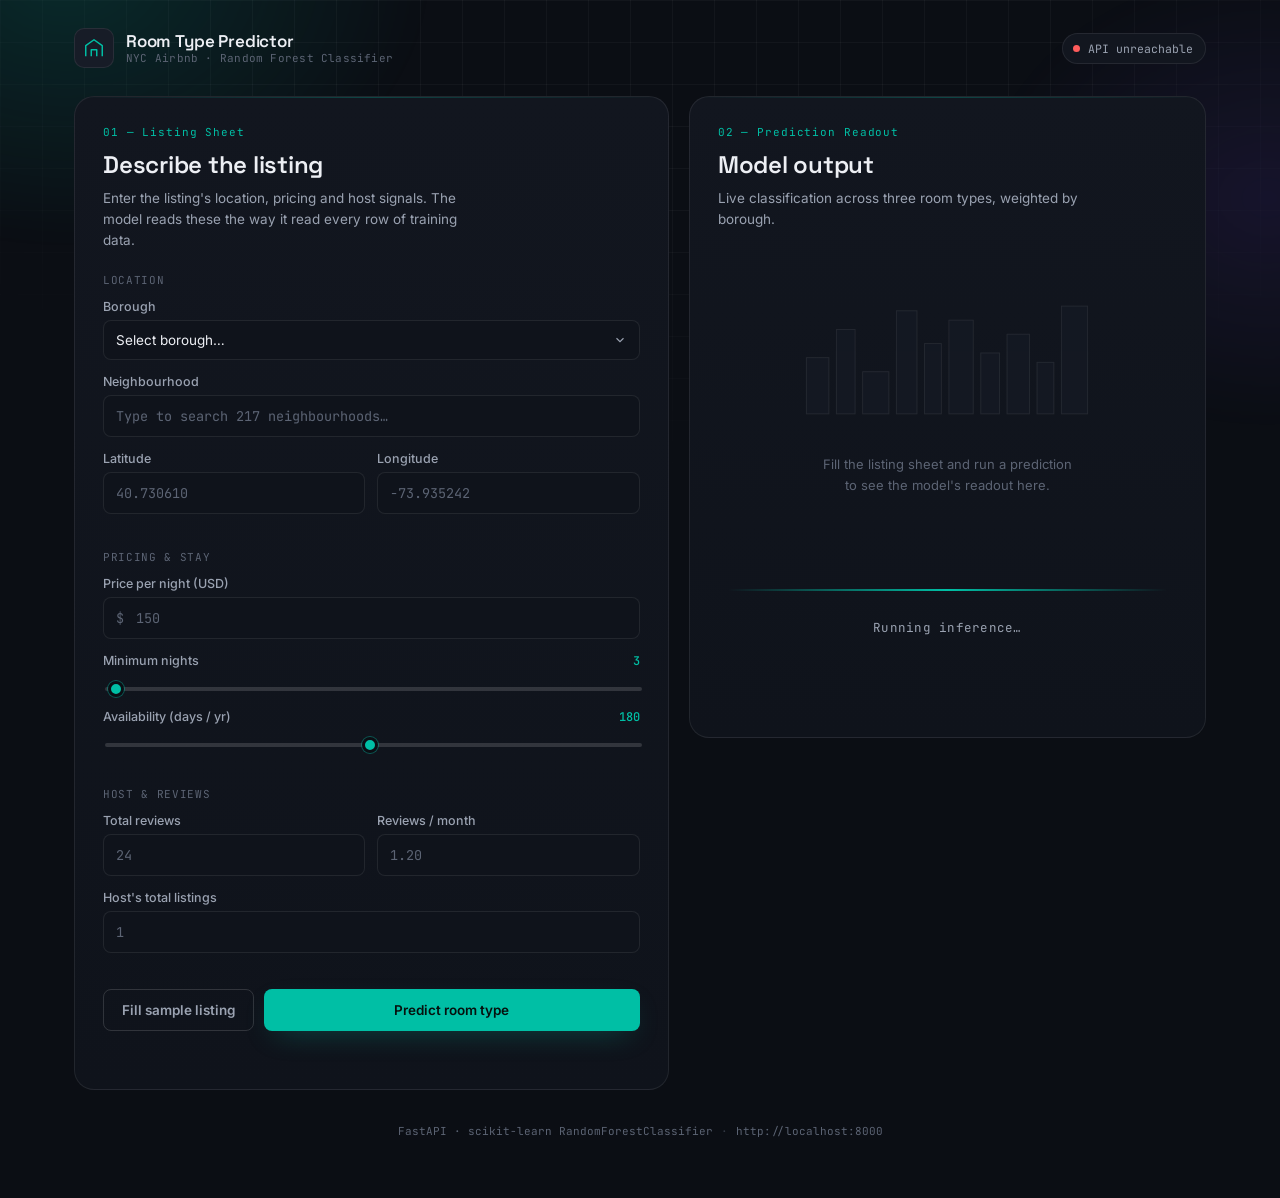
<file: Machine Learning/Projects/Classifying NYC House Types/Index.html>
<!DOCTYPE html>
<html lang="en">
<head>
<meta charset="UTF-8">
<meta name="viewport" content="width=device-width, initial-scale=1.0">
<title>Room Type Predictor · NYC Airbnb</title>
<link rel="preconnect" href="https://fonts.googleapis.com">
<link rel="preconnect" href="https://fonts.gstatic.com" crossorigin>
<link href="https://fonts.googleapis.com/css2?family=Space+Grotesk:wght@400;500;600;700&family=Inter:wght@400;500;600&family=JetBrains+Mono:wght@400;500;600&display=swap" rel="stylesheet">
<link rel="stylesheet" href="style.css">
</head>
<body>

  <!-- Ambient background -->
  <div class="bg-grid" aria-hidden="true"></div>
  <div class="bg-glow" id="bgGlow" aria-hidden="true"></div>

  <div class="scene">

    <!-- Header -->
    <header class="site-head">
      <div class="brand">
        <span class="brand-mark" id="brandMark">
          <svg viewBox="0 0 24 24" width="22" height="22" fill="none" stroke="currentColor" stroke-width="1.6">
            <path d="M3 21V9.5L12 3l9 6.5V21" stroke-linejoin="round"/>
            <path d="M9 21v-7h6v7" stroke-linejoin="round"/>
          </svg>
        </span>
        <div class="brand-text">
          <span class="brand-title">Room Type Predictor</span>
          <span class="brand-sub">NYC Airbnb · Random Forest Classifier</span>
        </div>
      </div>
      <div class="status-pill" id="apiStatus">
        <span class="status-dot" id="statusDot"></span>
        <span id="statusLabel">checking API</span>
      </div>
    </header>

    <!-- Main terminal -->
    <main class="terminal">

      <!-- LEFT: Listing sheet / form -->
      <section class="pane pane-form" aria-label="Listing details form">
        <div class="pane-head">
          <span class="pane-eyebrow">01 — Listing Sheet</span>
          <h1 class="pane-title">Describe the listing</h1>
          <p class="pane-desc">Enter the listing's location, pricing and host signals. The model reads these the way it read every row of training data.</p>
        </div>

        <form id="predictForm" class="sheet-form" novalidate>

          <!-- Location group -->
          <fieldset class="field-group">
            <legend>Location</legend>

            <div class="field">
              <label for="neighbourhood_group">Borough</label>
              <select id="neighbourhood_group" name="neighbourhood_group" required>
                <option value="" disabled selected>Select borough…</option>
              </select>
            </div>

            <div class="field">
              <label for="neighbourhood_search">Neighbourhood</label>
              <div class="combo" id="comboWrap">
                <input type="text" id="neighbourhood_search" class="combo-input" placeholder="Type to search 217 neighbourhoods…" autocomplete="off" required>
                <input type="hidden" id="neighbourhood" name="neighbourhood">
                <ul class="combo-list" id="comboList" role="listbox"></ul>
              </div>
            </div>

            <div class="field-row">
              <div class="field">
                <label for="latitude">Latitude</label>
                <input type="number" id="latitude" name="latitude" step="0.000001" placeholder="40.730610" required>
              </div>
              <div class="field">
                <label for="longitude">Longitude</label>
                <input type="number" id="longitude" name="longitude" step="0.000001" placeholder="-73.935242" required>
              </div>
            </div>
          </fieldset>

          <!-- Pricing group -->
          <fieldset class="field-group">
            <legend>Pricing &amp; stay</legend>

            <div class="field">
              <label for="price">Price per night (USD)</label>
              <div class="input-affix">
                <span class="affix">$</span>
                <input type="number" id="price" name="price" min="1" step="1" placeholder="150" required>
              </div>
            </div>

            <div class="field slider-field">
              <label for="minimum_nights">Minimum nights <span class="slider-value" id="minNightsVal">3</span></label>
              <input type="range" id="minimum_nights" name="minimum_nights" min="1" max="365" value="3" required>
            </div>

            <div class="field slider-field">
              <label for="availability_365">Availability (days / yr) <span class="slider-value" id="availVal">180</span></label>
              <input type="range" id="availability_365" name="availability_365" min="0" max="365" value="180" required>
            </div>
          </fieldset>

          <!-- Host & reviews group -->
          <fieldset class="field-group">
            <legend>Host &amp; reviews</legend>

            <div class="field-row">
              <div class="field">
                <label for="number_of_reviews">Total reviews</label>
                <input type="number" id="number_of_reviews" name="number_of_reviews" min="0" step="1" placeholder="24" required>
              </div>
              <div class="field">
                <label for="reviews_per_month">Reviews / month</label>
                <input type="number" id="reviews_per_month" name="reviews_per_month" min="0" step="0.01" placeholder="1.20" required>
              </div>
            </div>

            <div class="field">
              <label for="calculated_host_listings_count">Host's total listings</label>
              <input type="number" id="calculated_host_listings_count" name="calculated_host_listings_count" min="0" step="1" placeholder="1" required>
            </div>
          </fieldset>

          <div class="form-actions">
            <button type="button" class="btn-ghost" id="fillSampleBtn">Fill sample listing</button>
            <button type="submit" class="btn-primary" id="predictBtn">
              <span class="btn-label">Predict room type</span>
              <span class="btn-loader" aria-hidden="true"></span>
            </button>
          </div>
          <p class="form-error" id="formError" role="alert" aria-live="polite"></p>
        </form>
      </section>

      <!-- RIGHT: Prediction readout -->
      <section class="pane pane-readout" aria-label="Prediction result">
        <div class="pane-head">
          <span class="pane-eyebrow">02 — Prediction Readout</span>
          <h1 class="pane-title">Model output</h1>
          <p class="pane-desc">Live classification across three room types, weighted by borough.</p>
        </div>

        <!-- Idle state -->
        <div class="readout-idle" id="readoutIdle">
          <svg class="idle-skyline" viewBox="0 0 320 140" aria-hidden="true">
            <rect x="10" y="70" width="24" height="60" />
            <rect x="42" y="40" width="20" height="90" />
            <rect x="70" y="85" width="28" height="45" />
            <rect x="106" y="20" width="22" height="110" />
            <rect x="136" y="55" width="18" height="75" />
            <rect x="162" y="30" width="26" height="100" />
            <rect x="196" y="65" width="20" height="65" />
            <rect x="224" y="45" width="24" height="85" />
            <rect x="256" y="75" width="18" height="55" />
            <rect x="282" y="15" width="28" height="115" />
          </svg>
          <p>Fill the listing sheet and run a prediction to see the model's readout here.</p>
        </div>

        <!-- Loading state -->
        <div class="readout-loading" id="readoutLoading" hidden>
          <div class="scan-line" aria-hidden="true"></div>
          <p id="loadingText">Running inference…</p>
        </div>

        <!-- Result state -->
        <div class="readout-result" id="readoutResult" hidden>

          <div class="result-hero">
            <span class="result-hero-label">Predicted room type</span>
            <h2 class="result-hero-value" id="resultLabel">—</h2>
            <span class="result-hero-conf" id="resultConfidence">— confidence</span>
          </div>

          <div class="prob-bars" id="probBars" aria-label="Class probabilities"></div>

          <div class="result-meta">
            <div class="meta-item">
              <span class="meta-key">Neighbourhood</span>
              <span class="meta-val" id="metaNeighbourhood">—</span>
            </div>
            <div class="meta-item">
              <span class="meta-key">Borough</span>
              <span class="meta-val" id="metaBorough">—</span>
            </div>
            <div class="meta-item">
              <span class="meta-key">Price / night</span>
              <span class="meta-val" id="metaPrice">—</span>
            </div>
          </div>

          <button type="button" class="btn-ghost btn-block" id="resetBtn">Run another prediction</button>
        </div>

      </section>
    </main>

    <footer class="site-foot">
      <span>FastAPI · scikit-learn RandomForestClassifier</span>
      <span class="foot-dot">·</span>
      <span id="apiBaseLabel">http://localhost:8000</span>
    </footer>
  </div>

<script src="script.js"></script>
</body>
</html>
</file>
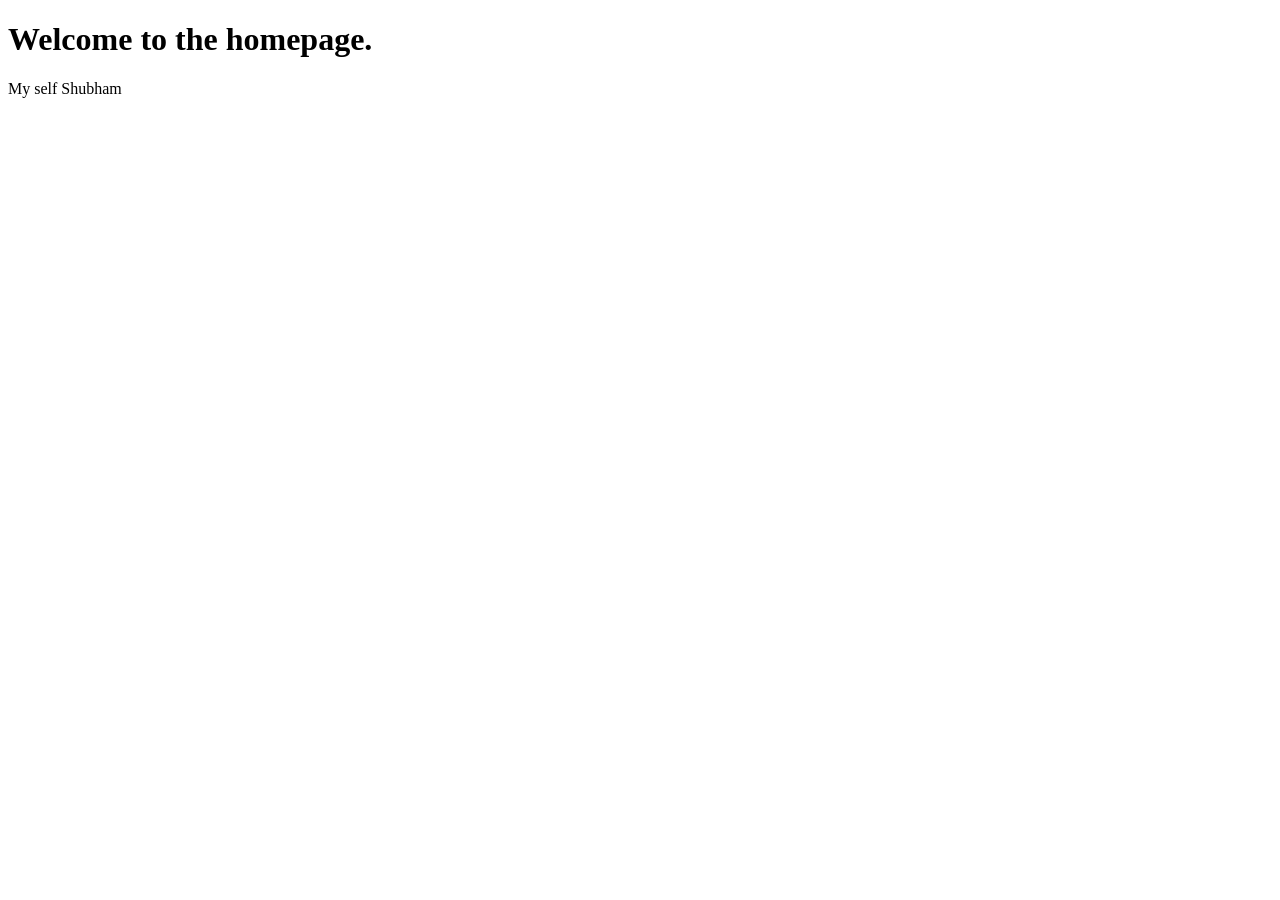
<file: Flask_Practice/project/templates/home.html>
<!DOCTYPE html>
<html lang="en">
<head>
    <meta charset="UTF-8">
    <meta name="viewport" content="width=device-width, initial-scale=1.0">
    <title>My Flask Site</title>
</head>
<body>
    <h1>Welcome to the homepage.</h1>
    <p>My self Shubham</p>
    
</body>
</html>
</file>
<file: Machine Learning/Projects/Classifying NYC House Types/style.css>
/* =========================================================
   Room Type Predictor — NYC Airbnb terminal theme
   Design tokens: near-black base, borough-accent system,
   Space Grotesk (display) / Inter (body) / JetBrains Mono (data)
   ========================================================= */

:root {
  /* base palette */
  --bg: #0B0E14;
  --bg-alt: #0F131B;
  --card: #12161F;
  --card-raised: #171C27;
  --line: rgba(255, 255, 255, 0.08);
  --line-strong: rgba(255, 255, 255, 0.14);

  --text: #EDEFF4;
  --text-dim: #9AA2B1;
  --text-faint: #5C6474;

  /* borough accent system (subway-line inspired) */
  --manhattan: #FF9800;
  --brooklyn: #00BFA5;
  --queens: #7C4DFF;
  --bronx: #FF6E6E;
  --staten: #78909C;

  /* active accent — swapped by JS per borough selection */
  --accent: #00BFA5;
  --accent-dim: rgba(0, 191, 165, 0.16);
  --accent-line: rgba(0, 191, 165, 0.4);

  --radius-lg: 20px;
  --radius-md: 12px;
  --radius-sm: 8px;

  --font-display: 'Space Grotesk', sans-serif;
  --font-body: 'Inter', sans-serif;
  --font-mono: 'JetBrains Mono', monospace;

  --ease: cubic-bezier(0.22, 1, 0.36, 1);
}

* { box-sizing: border-box; }

@media (prefers-reduced-motion: reduce) {
  *, *::before, *::after {
    animation-duration: 0.001ms !important;
    animation-iteration-count: 1 !important;
    transition-duration: 0.001ms !important;
  }
}

html, body {
  margin: 0;
  padding: 0;
  background: var(--bg);
  color: var(--text);
  font-family: var(--font-body);
  min-height: 100vh;
}

body {
  position: relative;
  overflow-x: hidden;
}

/* ---------------- ambient background ---------------- */

.bg-grid {
  position: fixed;
  inset: 0;
  z-index: 0;
  background-image:
    linear-gradient(to right, rgba(255,255,255,0.035) 1px, transparent 1px),
    linear-gradient(to bottom, rgba(255,255,255,0.035) 1px, transparent 1px);
  background-size: 42px 42px;
  mask-image: radial-gradient(ellipse 80% 60% at 50% 0%, black 40%, transparent 90%);
}

.bg-glow {
  position: fixed;
  inset: -20%;
  z-index: 0;
  background:
    radial-gradient(560px 420px at 18% 12%, var(--accent-dim), transparent 65%),
    radial-gradient(480px 380px at 85% 30%, rgba(124, 77, 255, 0.10), transparent 60%);
  filter: blur(10px);
  transition: background 900ms var(--ease);
  pointer-events: none;
}

/* ---------------- layout shell ---------------- */

.scene {
  position: relative;
  z-index: 1;
  max-width: 1180px;
  margin: 0 auto;
  padding: 28px 24px 60px;
}

/* ---------------- header ---------------- */

.site-head {
  display: flex;
  align-items: center;
  justify-content: space-between;
  gap: 16px;
  margin-bottom: 28px;
  flex-wrap: wrap;
}

.brand {
  display: flex;
  align-items: center;
  gap: 12px;
}

.brand-mark {
  display: grid;
  place-items: center;
  width: 40px;
  height: 40px;
  border-radius: 10px;
  background: var(--card-raised);
  border: 1px solid var(--line);
  color: var(--accent);
  transition: color 500ms var(--ease), box-shadow 500ms var(--ease);
  box-shadow: 0 0 0 0 var(--accent-dim);
}

.brand-text {
  display: flex;
  flex-direction: column;
  line-height: 1.25;
}

.brand-title {
  font-family: var(--font-display);
  font-weight: 600;
  font-size: 17px;
  letter-spacing: -0.01em;
}

.brand-sub {
  font-family: var(--font-mono);
  font-size: 11px;
  color: var(--text-faint);
  letter-spacing: 0.02em;
}

.status-pill {
  display: flex;
  align-items: center;
  gap: 8px;
  padding: 7px 12px 7px 10px;
  border-radius: 999px;
  background: var(--card);
  border: 1px solid var(--line);
  font-family: var(--font-mono);
  font-size: 11.5px;
  color: var(--text-dim);
}

.status-dot {
  width: 7px;
  height: 7px;
  border-radius: 50%;
  background: var(--text-faint);
  box-shadow: 0 0 0 0 transparent;
}

.status-dot.ok {
  background: #2ED191;
  animation: pulse-dot 2.2s ease-in-out infinite;
}

.status-dot.err {
  background: #FF5C5C;
}

@keyframes pulse-dot {
  0%, 100% { box-shadow: 0 0 0 0 rgba(46, 209, 145, 0.5); }
  50% { box-shadow: 0 0 0 5px rgba(46, 209, 145, 0); }
}

/* ---------------- terminal grid ---------------- */

.terminal {
  display: grid;
  grid-template-columns: 1.15fr 1fr;
  gap: 20px;
  align-items: start;
}

@media (max-width: 900px) {
  .terminal { grid-template-columns: 1fr; }
}

.pane {
  background: linear-gradient(180deg, var(--card) 0%, var(--bg-alt) 100%);
  border: 1px solid var(--line);
  border-radius: var(--radius-lg);
  padding: 28px;
  position: relative;
  overflow: hidden;
  animation: rise 640ms var(--ease) both;
}

.pane-form { animation-delay: 40ms; }
.pane-readout { animation-delay: 140ms; }

@keyframes rise {
  from { opacity: 0; transform: translateY(14px); }
  to { opacity: 1; transform: translateY(0); }
}

.pane::before {
  content: "";
  position: absolute;
  top: 0; left: 0; right: 0;
  height: 1px;
  background: linear-gradient(90deg, transparent, var(--accent-line), transparent);
  opacity: 0.7;
}

.pane-head { margin-bottom: 22px; }

.pane-eyebrow {
  display: block;
  font-family: var(--font-mono);
  font-size: 11px;
  letter-spacing: 0.08em;
  color: var(--accent);
  margin-bottom: 10px;
  transition: color 500ms var(--ease);
}

.pane-title {
  font-family: var(--font-display);
  font-size: 24px;
  font-weight: 600;
  margin: 0 0 8px;
  letter-spacing: -0.01em;
}

.pane-desc {
  margin: 0;
  font-size: 13.5px;
  color: var(--text-dim);
  line-height: 1.55;
  max-width: 42ch;
}

/* ---------------- form ---------------- */

.field-group {
  border: none;
  padding: 0;
  margin: 0 0 22px;
}

.field-group legend {
  font-family: var(--font-mono);
  font-size: 11px;
  color: var(--text-faint);
  letter-spacing: 0.06em;
  text-transform: uppercase;
  padding: 0 0 12px;
}

.field { margin-bottom: 14px; }

.field-row {
  display: grid;
  grid-template-columns: 1fr 1fr;
  gap: 12px;
}

.field label {
  display: flex;
  align-items: baseline;
  justify-content: space-between;
  font-size: 12.5px;
  color: var(--text-dim);
  margin-bottom: 6px;
  font-weight: 500;
}

.field input[type="text"],
.field input[type="number"] {
  width: 100%;
  background: var(--bg-alt);
  border: 1px solid var(--line);
  color: var(--text);
  font-family: var(--font-mono);
  font-size: 13.5px;
  padding: 11px 12px;
  border-radius: var(--radius-sm);
  outline: none;
  transition: border-color 220ms var(--ease), box-shadow 220ms var(--ease), background 220ms var(--ease);
}

.field select {
  width: 100%;
  background: var(--bg-alt);
  border: 1px solid var(--line);
  color: var(--text);
  font-family: var(--font-body);
  font-size: 13.5px;
  padding: 11px 12px;
  border-radius: var(--radius-sm);
  outline: none;
  appearance: none;
  background-image: url("data:image/svg+xml,%3Csvg xmlns='http://www.w3.org/2000/svg' width='14' height='14' viewBox='0 0 24 24' fill='none' stroke='%239AA2B1' stroke-width='2'%3E%3Cpath d='M6 9l6 6 6-6'/%3E%3C/svg%3E");
  background-repeat: no-repeat;
  background-position: right 12px center;
  transition: border-color 220ms var(--ease), box-shadow 220ms var(--ease);
}

.field input:focus-visible,
.field select:focus-visible {
  border-color: var(--accent);
  box-shadow: 0 0 0 3px var(--accent-dim);
}

.field input::placeholder { color: var(--text-faint); }

.input-affix {
  display: flex;
  align-items: center;
  background: var(--bg-alt);
  border: 1px solid var(--line);
  border-radius: var(--radius-sm);
  overflow: hidden;
  transition: border-color 220ms var(--ease), box-shadow 220ms var(--ease);
}

.input-affix:focus-within {
  border-color: var(--accent);
  box-shadow: 0 0 0 3px var(--accent-dim);
}

.input-affix .affix {
  padding: 0 0 0 12px;
  color: var(--text-faint);
  font-family: var(--font-mono);
  font-size: 13.5px;
}

.input-affix input {
  border: none !important;
  background: transparent !important;
  box-shadow: none !important;
}

/* sliders */

.slider-value {
  font-family: var(--font-mono);
  color: var(--accent);
  font-size: 12px;
  transition: color 500ms var(--ease);
}

input[type="range"] {
  -webkit-appearance: none;
  width: 100%;
  height: 4px;
  border-radius: 999px;
  background: var(--line-strong);
  outline: none;
  margin-top: 4px;
}

input[type="range"]::-webkit-slider-thumb {
  -webkit-appearance: none;
  width: 16px;
  height: 16px;
  border-radius: 50%;
  background: var(--accent);
  cursor: pointer;
  border: 3px solid var(--bg);
  box-shadow: 0 0 0 1px var(--accent-line);
  transition: transform 160ms var(--ease), background 500ms var(--ease);
}

input[type="range"]::-webkit-slider-thumb:hover { transform: scale(1.15); }

input[type="range"]::-moz-range-thumb {
  width: 16px;
  height: 16px;
  border-radius: 50%;
  background: var(--accent);
  cursor: pointer;
  border: 3px solid var(--bg);
  transition: transform 160ms var(--ease), background 500ms var(--ease);
}

/* combobox / searchable neighbourhood */

.combo { position: relative; }

.combo-list {
  list-style: none;
  margin: 6px 0 0;
  padding: 6px;
  position: absolute;
  top: 100%;
  left: 0;
  right: 0;
  max-height: 240px;
  overflow-y: auto;
  background: var(--card-raised);
  border: 1px solid var(--line-strong);
  border-radius: var(--radius-sm);
  box-shadow: 0 16px 40px rgba(0,0,0,0.45);
  z-index: 20;
  opacity: 0;
  transform: translateY(-6px);
  pointer-events: none;
  transition: opacity 180ms var(--ease), transform 180ms var(--ease);
}

.combo-list.open {
  opacity: 1;
  transform: translateY(0);
  pointer-events: auto;
}

.combo-list li {
  padding: 9px 10px;
  border-radius: 6px;
  font-size: 13px;
  color: var(--text-dim);
  cursor: pointer;
  display: flex;
  justify-content: space-between;
  gap: 8px;
}

.combo-list li mark {
  background: transparent;
  color: var(--accent);
  font-weight: 600;
}

.combo-list li:hover,
.combo-list li.active {
  background: var(--accent-dim);
  color: var(--text);
}

.combo-list li.empty {
  color: var(--text-faint);
  cursor: default;
}

.combo-list li.empty:hover { background: transparent; }

.combo-list::-webkit-scrollbar { width: 8px; }
.combo-list::-webkit-scrollbar-thumb { background: var(--line-strong); border-radius: 8px; }

/* actions */

.form-actions {
  display: flex;
  gap: 10px;
  margin-top: 20px;
  flex-wrap: wrap;
}

.btn-primary,
.btn-ghost {
  font-family: var(--font-body);
  font-weight: 600;
  font-size: 13.5px;
  border-radius: var(--radius-sm);
  padding: 12px 18px;
  cursor: pointer;
  border: 1px solid transparent;
  transition: transform 160ms var(--ease), box-shadow 220ms var(--ease), background 220ms var(--ease), border-color 220ms var(--ease);
  display: inline-flex;
  align-items: center;
  gap: 10px;
}

.btn-primary {
  background: var(--accent);
  color: #06110E;
  flex: 1;
  justify-content: center;
  box-shadow: 0 10px 30px -12px var(--accent-line);
}

.btn-primary:hover { transform: translateY(-1px); filter: brightness(1.06); }
.btn-primary:active { transform: translateY(0); }

.btn-primary:disabled {
  opacity: 0.6;
  cursor: not-allowed;
  transform: none;
}

.btn-ghost {
  background: transparent;
  color: var(--text-dim);
  border-color: var(--line-strong);
}

.btn-ghost:hover {
  color: var(--text);
  border-color: var(--accent-line);
  background: var(--accent-dim);
}

.btn-block { width: 100%; justify-content: center; margin-top: 18px; }

.btn-loader {
  width: 14px;
  height: 14px;
  border-radius: 50%;
  border: 2px solid rgba(6, 17, 14, 0.35);
  border-top-color: #06110E;
  display: none;
  animation: spin 700ms linear infinite;
}

.btn-primary.loading .btn-loader { display: inline-block; }
.btn-primary.loading .btn-label { opacity: 0.85; }

@keyframes spin { to { transform: rotate(360deg); } }

.form-error {
  min-height: 18px;
  margin: 12px 0 0;
  font-size: 12.5px;
  color: #FF8080;
  font-family: var(--font-mono);
}

/* ---------------- readout pane ---------------- */

.readout-idle {
  display: flex;
  flex-direction: column;
  align-items: center;
  justify-content: center;
  text-align: center;
  padding: 40px 10px 20px;
  color: var(--text-faint);
  gap: 18px;
}

.idle-skyline {
  width: 100%;
  max-width: 300px;
  height: auto;
  opacity: 0.55;
}

.idle-skyline rect {
  fill: var(--card-raised);
  stroke: var(--line-strong);
  stroke-width: 1;
  animation: skyline-breathe 4.5s ease-in-out infinite;
}

.idle-skyline rect:nth-child(odd) { animation-delay: 0.4s; }
.idle-skyline rect:nth-child(3n) { animation-delay: 0.9s; }

@keyframes skyline-breathe {
  0%, 100% { opacity: 0.7; }
  50% { opacity: 1; }
}

.readout-idle p {
  font-size: 13px;
  max-width: 32ch;
  line-height: 1.6;
}

/* loading */

.readout-loading {
  display: flex;
  flex-direction: column;
  align-items: center;
  justify-content: center;
  gap: 16px;
  padding: 60px 10px;
  position: relative;
}

.scan-line {
  width: 100%;
  height: 2px;
  background: linear-gradient(90deg, transparent, var(--accent), transparent);
  position: relative;
  overflow: hidden;
  border-radius: 4px;
}

.scan-line::after {
  content: "";
  position: absolute;
  top: 0; left: -40%;
  width: 40%;
  height: 100%;
  background: linear-gradient(90deg, transparent, #fff, transparent);
  animation: scan-move 1.3s ease-in-out infinite;
}

@keyframes scan-move {
  0% { left: -40%; }
  100% { left: 100%; }
}

.readout-loading p {
  font-family: var(--font-mono);
  font-size: 12.5px;
  color: var(--text-dim);
  letter-spacing: 0.02em;
}

/* result */

.readout-result { animation: rise 480ms var(--ease) both; }

.result-hero {
  text-align: center;
  padding: 18px 10px 26px;
  border-bottom: 1px solid var(--line);
  margin-bottom: 20px;
}

.result-hero-label {
  display: block;
  font-family: var(--font-mono);
  font-size: 11px;
  color: var(--text-faint);
  letter-spacing: 0.08em;
  margin-bottom: 10px;
}

.result-hero-value {
  font-family: var(--font-display);
  font-size: 34px;
  font-weight: 700;
  margin: 0 0 10px;
  color: var(--accent);
  letter-spacing: -0.01em;
  animation: value-in 520ms var(--ease) both;
  transition: color 500ms var(--ease);
}

@keyframes value-in {
  from { opacity: 0; transform: scale(0.92) translateY(4px); }
  to { opacity: 1; transform: scale(1) translateY(0); }
}

.result-hero-conf {
  display: inline-block;
  font-family: var(--font-mono);
  font-size: 12px;
  color: var(--text-dim);
  background: var(--card-raised);
  border: 1px solid var(--line);
  padding: 5px 12px;
  border-radius: 999px;
}

.prob-bars {
  display: flex;
  flex-direction: column;
  gap: 14px;
  margin-bottom: 22px;
}

.prob-row {
  display: flex;
  flex-direction: column;
  gap: 6px;
}

.prob-row-top {
  display: flex;
  justify-content: space-between;
  align-items: baseline;
  font-size: 12.5px;
}

.prob-row-name {
  color: var(--text-dim);
  font-weight: 500;
}

.prob-row-pct {
  font-family: var(--font-mono);
  color: var(--text);
}

.prob-track {
  height: 8px;
  border-radius: 999px;
  background: var(--bg-alt);
  border: 1px solid var(--line);
  overflow: hidden;
}

.prob-fill {
  height: 100%;
  border-radius: 999px;
  width: 0%;
  transition: width 900ms var(--ease);
  position: relative;
  overflow: hidden;
}

.prob-fill::after {
  content: "";
  position: absolute;
  inset: 0;
  background: linear-gradient(90deg, rgba(255,255,255,0) 0%, rgba(255,255,255,0.25) 50%, rgba(255,255,255,0) 100%);
  transform: translateX(-100%);
  animation: shimmer 1.8s ease-in-out 300ms 1;
}

@keyframes shimmer {
  to { transform: translateX(100%); }
}

.prob-row.winner .prob-row-name,
.prob-row.winner .prob-row-pct { color: var(--text); font-weight: 600; }

.result-meta {
  display: grid;
  grid-template-columns: 1fr 1fr 1fr;
  gap: 10px;
  margin-bottom: 4px;
}

.meta-item {
  background: var(--bg-alt);
  border: 1px solid var(--line);
  border-radius: var(--radius-sm);
  padding: 10px 12px;
  display: flex;
  flex-direction: column;
  gap: 4px;
  min-width: 0;
}

.meta-key {
  font-family: var(--font-mono);
  font-size: 10px;
  color: var(--text-faint);
  letter-spacing: 0.04em;
}

.meta-val {
  font-size: 12.5px;
  color: var(--text);
  font-weight: 500;
  overflow: hidden;
  text-overflow: ellipsis;
  white-space: nowrap;
}

/* ---------------- footer ---------------- */

.site-foot {
  margin-top: 34px;
  display: flex;
  justify-content: center;
  gap: 8px;
  font-family: var(--font-mono);
  font-size: 11px;
  color: var(--text-faint);
}

.foot-dot { opacity: 0.5; }

/* ---------------- responsive ---------------- */

@media (max-width: 560px) {
  .scene { padding: 20px 16px 40px; }
  .pane { padding: 20px; }
  .field-row { grid-template-columns: 1fr; }
  .result-meta { grid-template-columns: 1fr; }
  .pane-title { font-size: 21px; }
  .result-hero-value { font-size: 28px; }
}
</file>
